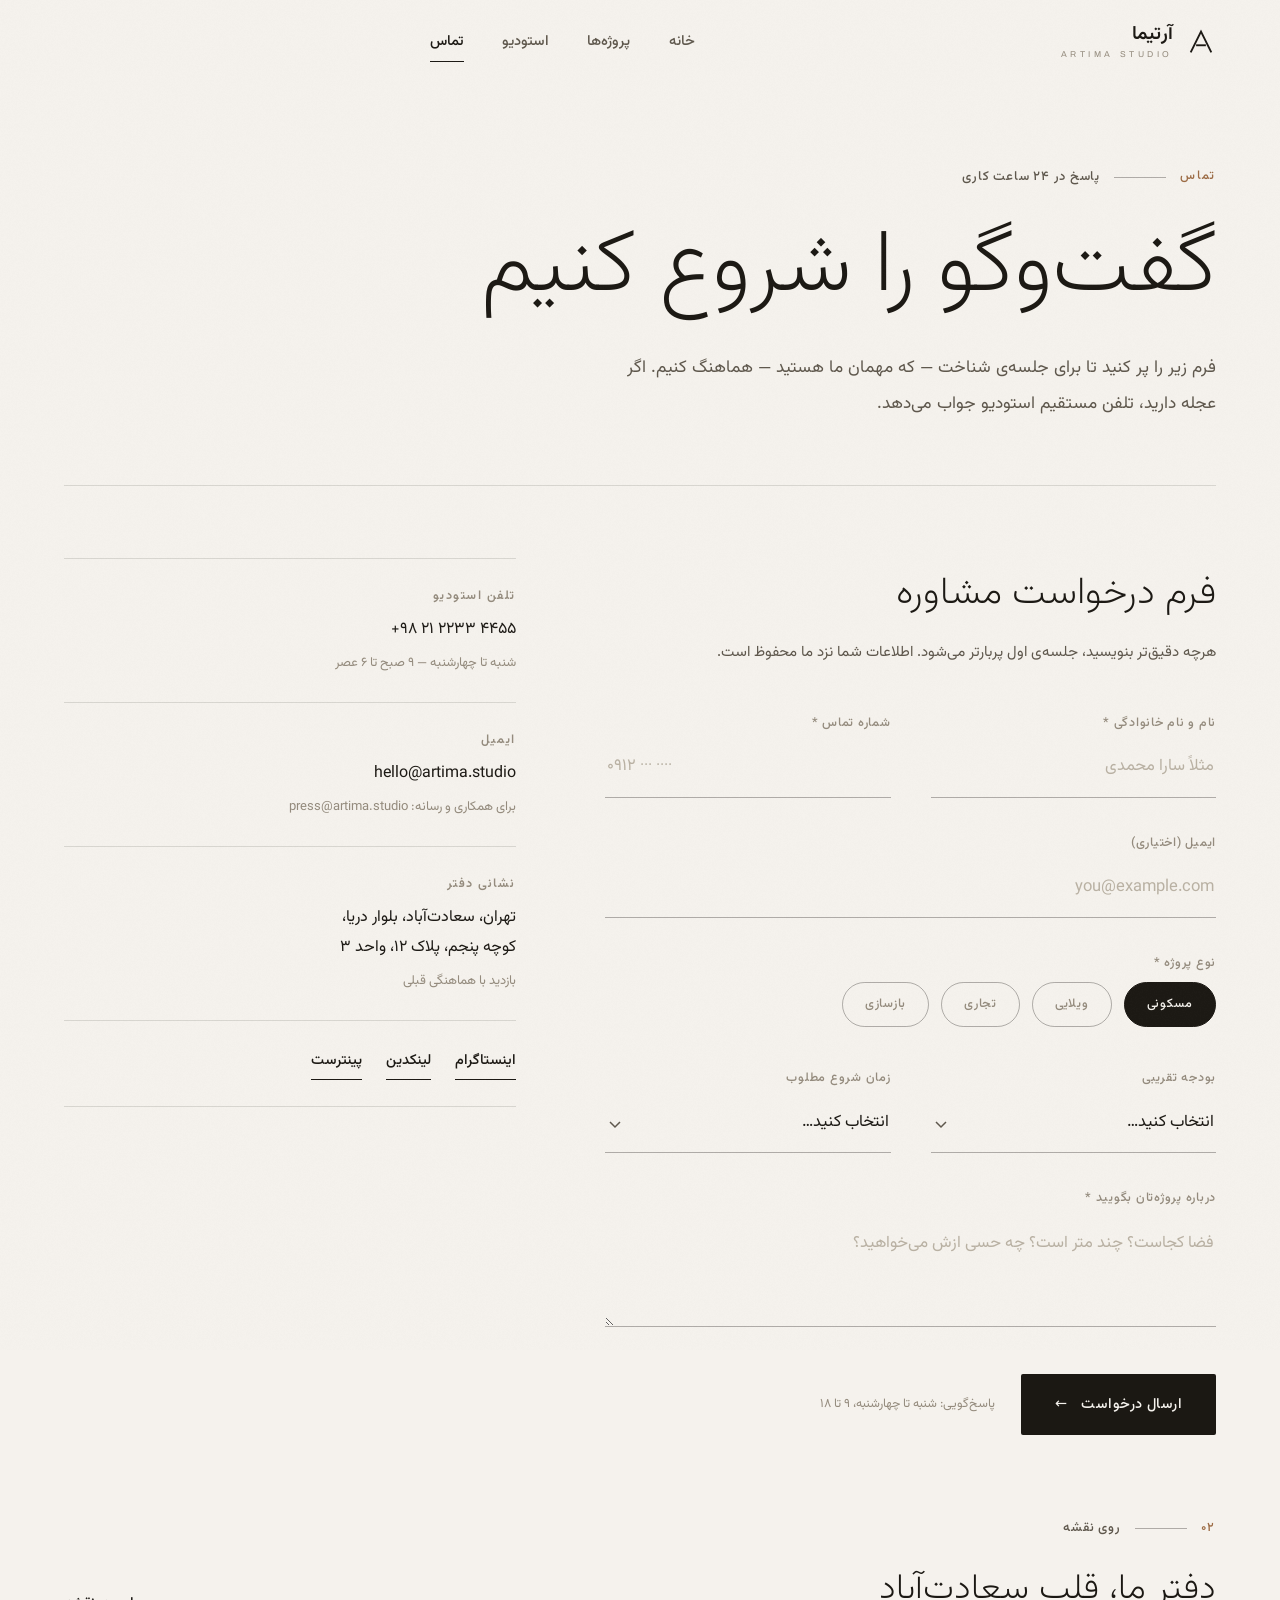
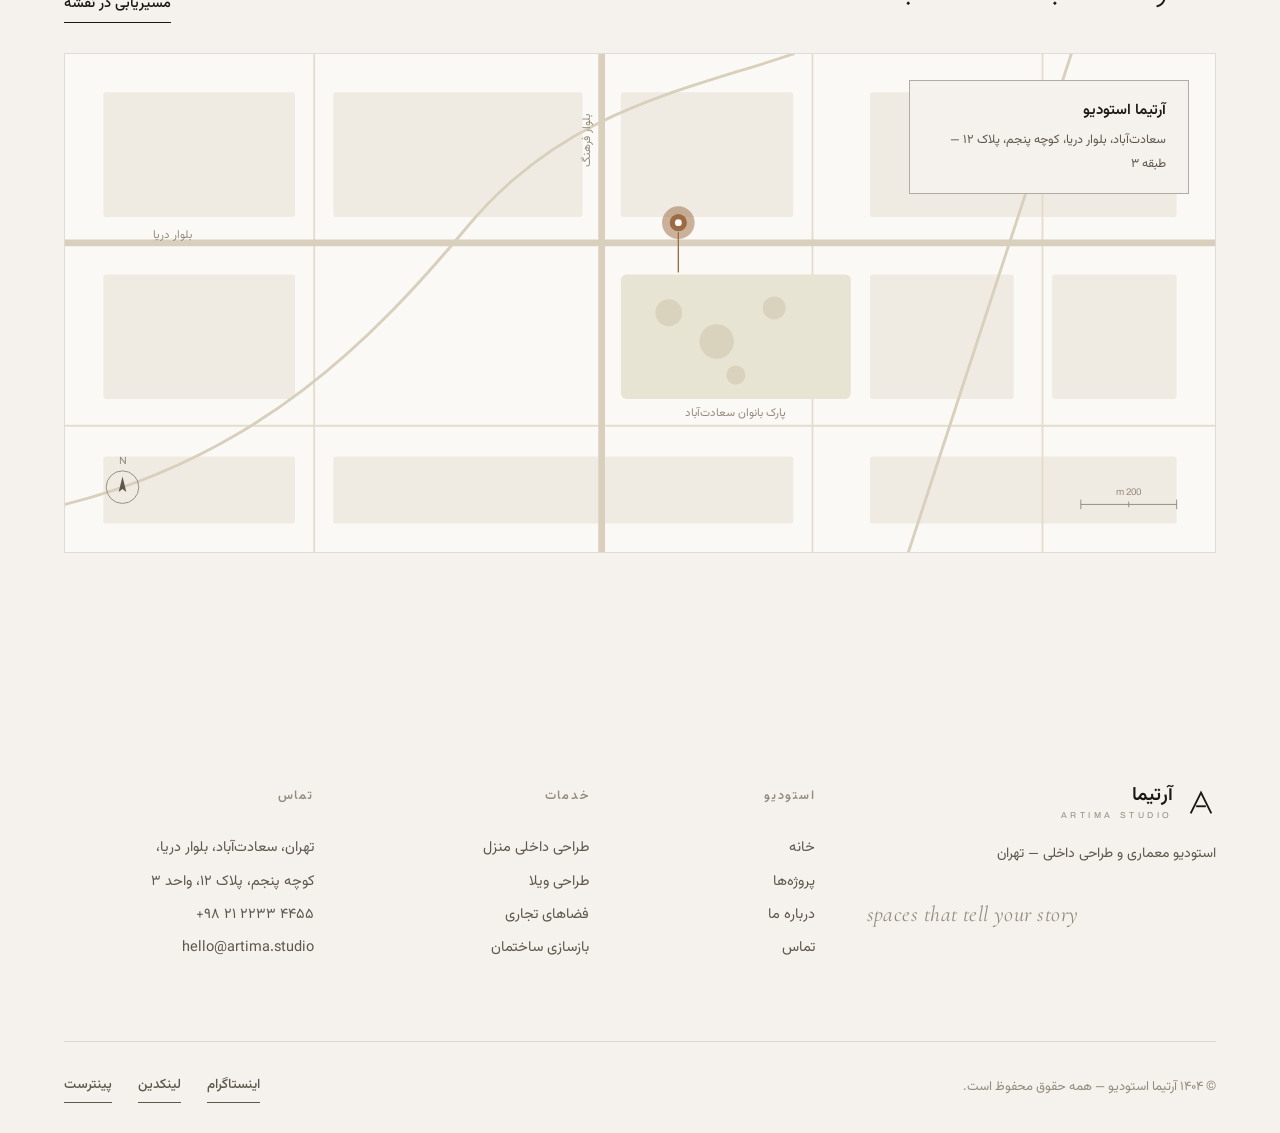
<file: contact.html>
<!DOCTYPE html>
<html lang="fa" dir="rtl">
<head>
<meta charset="UTF-8">
<meta name="viewport" content="width=device-width, initial-scale=1.0">
<title>تماس با ما — آرتیما استودیو</title>
<meta name="description" content="درخواست مشاوره برای طراحی داخلی، طراحی ویلا و فضاهای تجاری — آرتیما استودیو، تهران.">
<link rel="icon" href='data:image/svg+xml,<svg xmlns="http://www.w3.org/2000/svg" viewBox="0 0 32 32"><path d="M5 27 16 5l11 22" fill="none" stroke="%23181512" stroke-width="2.4"/><path d="M10.8 19.5h10.4" fill="none" stroke="%23181512" stroke-width="2.4"/></svg>'>
<link rel="preload" href="assets/fonts/Vazirmatn-Light.woff2" as="font" type="font/woff2" crossorigin>
<link rel="preload" href="assets/fonts/Vazirmatn-Regular.woff2" as="font" type="font/woff2" crossorigin>
<script>document.documentElement.classList.add('js')</script>
<link rel="stylesheet" href="assets/css/style.css">
</head>
<body class="page-contact">

<a class="skip-link" href="#main">پرش به محتوا</a>
<div class="grain" aria-hidden="true"></div>

<!-- ═══════════════ HEADER ═══════════════ -->
<header class="site-header is-scrolled" id="siteHeader">
  <div class="header-inner">
    <a href="index.html" class="brand" aria-label="آرتیما استودیو — صفحه اصلی">
      <svg class="brand-mark" viewBox="0 0 32 32" aria-hidden="true"><path d="M5 27 16 5l11 22" fill="none" stroke="currentColor" stroke-width="2"/><path d="M10.8 19.5h10.4" fill="none" stroke="currentColor" stroke-width="2"/></svg>
      <span class="brand-text">
        <span class="brand-fa">آرتیما</span>
        <span class="brand-en">ARTIMA&nbsp;STUDIO</span>
      </span>
    </a>
    <nav class="main-nav" aria-label="ناوبری اصلی">
      <a href="index.html" class="nav-link">خانه</a>
      <a href="projects.html" class="nav-link">پروژه‌ها</a>
      <a href="about.html" class="nav-link">استودیو</a>
      <a href="contact.html" class="nav-link is-active">تماس</a>
    </nav>
    <div class="header-actions">
      <a href="tel:+982122334455" class="link-underline">۰۲۱–۲۲۳۳۴۴۵۵</a>
      <button class="burger" id="burger" aria-label="باز کردن منو" aria-expanded="false" aria-controls="mobileMenu">
        <span></span><span></span>
      </button>
    </div>
  </div>
</header>

<!-- ═══════════════ MOBILE MENU ═══════════════ -->
<div class="mobile-menu" id="mobileMenu" aria-hidden="true">
  <div class="mm-bg"></div>
  <nav class="mm-nav" aria-label="منوی موبایل">
    <a href="index.html" class="mm-link"><span class="mm-num">۰۱</span>خانه</a>
    <a href="projects.html" class="mm-link"><span class="mm-num">۰۲</span>پروژه‌ها</a>
    <a href="about.html" class="mm-link"><span class="mm-num">۰۳</span>استودیو</a>
    <a href="contact.html" class="mm-link"><span class="mm-num">۰۴</span>تماس</a>
  </nav>
  <div class="mm-foot">
    <a href="tel:+982122334455" dir="ltr">+98 21 2233 4455</a>
    <a href="mailto:hello@artima.studio" dir="ltr">hello@artima.studio</a>
    <p>تهران، سعادت‌آباد، بلوار دریا</p>
  </div>
</div>

<main id="main">

<!-- ═══════════════ PAGE HERO ═══════════════ -->
<section class="page-hero">
  <div class="container">
    <p class="kicker" data-reveal><span class="k-num">تماس</span><span class="k-line" aria-hidden="true"></span>پاسخ در ۲۴ ساعت کاری</p>
    <h1 class="page-title" data-split>گفت‌وگو را شروع کنیم</h1>
    <p class="page-lead" data-reveal>فرم زیر را پر کنید تا برای جلسه‌ی شناخت — که مهمان ما هستید — هماهنگ کنیم. اگر عجله دارید، تلفن مستقیم استودیو جواب می‌دهد.</p>
    <div class="page-hero-rule" aria-hidden="true"></div>
  </div>
</section>

<!-- ═══════════════ CONTACT ═══════════════ -->
<section class="section" style="padding-top:clamp(56px,8vh,96px)">
  <div class="container">
    <div class="contact-grid">

      <!-- form -->
      <div class="form-block">
        <h2 data-split>فرم درخواست مشاوره</h2>
        <p data-reveal>هرچه دقیق‌تر بنویسید، جلسه‌ی اول پربارتر می‌شود. اطلاعات شما نزد ما محفوظ است.</p>

        <form id="consultForm" novalidate>
          <div class="field-row">
            <div class="field">
              <label for="fName">نام و نام خانوادگی *</label>
              <input id="fName" name="name" type="text" required autocomplete="name" placeholder="مثلاً سارا محمدی">
            </div>
            <div class="field">
              <label for="fPhone">شماره تماس *</label>
              <input id="fPhone" name="phone" type="tel" required autocomplete="tel" inputmode="tel" placeholder="۰۹۱۲ ··· ····">
            </div>
          </div>
          <div class="field">
            <label for="fEmail">ایمیل (اختیاری)</label>
            <input id="fEmail" name="email" type="email" autocomplete="email" placeholder="you@example.com" dir="ltr" style="text-align:right">
          </div>

          <div class="field">
            <label>نوع پروژه *</label>
            <div class="choice-set" role="radiogroup" aria-label="نوع پروژه">
              <label class="choice"><input type="radio" name="ptype" value="مسکونی" checked>مسکونی</label>
              <label class="choice"><input type="radio" name="ptype" value="ویلایی">ویلایی</label>
              <label class="choice"><input type="radio" name="ptype" value="تجاری">تجاری</label>
              <label class="choice"><input type="radio" name="ptype" value="بازسازی">بازسازی</label>
            </div>
          </div>

          <div class="field-row">
            <div class="field">
              <label for="fBudget">بودجه تقریبی</label>
              <select id="fBudget" name="budget">
                <option value="" selected>انتخاب کنید…</option>
                <option>تا ۵۰۰ میلیون تومان</option>
                <option>۵۰۰ میلیون تا ۱٫۵ میلیارد تومان</option>
                <option>۱٫۵ تا ۴ میلیارد تومان</option>
                <option>بیش از ۴ میلیارد تومان</option>
              </select>
            </div>
            <div class="field">
              <label for="fTime">زمان شروع مطلوب</label>
              <select id="fTime" name="time">
                <option value="" selected>انتخاب کنید…</option>
                <option>در اسرع وقت</option>
                <option>۱ تا ۳ ماه آینده</option>
                <option>۳ تا ۶ ماه آینده</option>
                <option>هنوز مطمئن نیستم</option>
              </select>
            </div>
          </div>

          <div class="field">
            <label for="fMsg">درباره پروژه‌تان بگویید *</label>
            <textarea id="fMsg" name="message" required placeholder="فضا کجاست؟ چند متر است؟ چه حسی ازش می‌خواهید؟"></textarea>
          </div>

          <div class="form-submit">
            <button type="submit" class="btn btn-solid"><span class="btn-label">ارسال درخواست</span><span class="btn-ico" aria-hidden="true">←</span></button>
            <span class="form-note">پاسخ‌گویی: شنبه تا چهارشنبه، ۹ تا ۱۸</span>
          </div>
        </form>

        <div class="form-success" id="formSuccess" role="status">
          <h3>درخواست شما ثبت شد ✓</h3>
          <p>ممنون که به ما اعتماد کردید. همکاران ما حداکثر تا ۲۴ ساعت کاری آینده برای هماهنگی جلسه‌ی شناخت با شما تماس می‌گیرند.</p>
        </div>
      </div>

      <!-- aside -->
      <aside class="contact-aside" data-reveal>
        <div class="c-item">
          <h3>تلفن استودیو</h3>
          <a href="tel:+982122334455" dir="ltr">+98 21 2233 4455</a>
          <span class="sub">شنبه تا چهارشنبه — ۹ صبح تا ۶ عصر</span>
        </div>
        <div class="c-item">
          <h3>ایمیل</h3>
          <a href="mailto:hello@artima.studio" dir="ltr">hello@artima.studio</a>
          <span class="sub">برای همکاری و رسانه: press@artima.studio</span>
        </div>
        <div class="c-item">
          <h3>نشانی دفتر</h3>
          <p>تهران، سعادت‌آباد، بلوار دریا،<br>کوچه پنجم، پلاک ۱۲، واحد ۳</p>
          <span class="sub">بازدید با هماهنگی قبلی</span>
        </div>
        <div class="c-social">
          <a href="#" class="link-underline">اینستاگرام</a>
          <a href="#" class="link-underline">لینکدین</a>
          <a href="#" class="link-underline">پینترست</a>
        </div>
      </aside>

    </div>

    <!-- ═══════════ MAP ═══════════ -->
    <div class="map-block">
      <div class="map-head" data-reveal>
        <div>
          <p class="kicker"><span class="k-num">۰۲</span><span class="k-line" aria-hidden="true"></span>روی نقشه</p>
          <h2>دفتر ما، قلب سعادت‌آباد</h2>
        </div>
        <a href="https://www.google.com/maps?q=35.7796,51.3770" target="_blank" rel="noopener" class="link-underline">مسیریابی در نقشه</a>
      </div>
      <div class="map-frame" data-reveal>
        <svg viewBox="0 0 1200 520" role="img" aria-label="نقشه موقعیت دفتر آرتیما استودیو در سعادت‌آباد">
          <rect width="1200" height="520" fill="#FBF9F6"/>
          <!-- blocks -->
          <g fill="#F0EBE2">
            <rect x="40" y="40" width="200" height="130" rx="3"/>
            <rect x="280" y="40" width="260" height="130" rx="3"/>
            <rect x="580" y="40" width="180" height="130" rx="3"/>
            <rect x="840" y="40" width="320" height="130" rx="3"/>
            <rect x="40" y="230" width="200" height="130" rx="3"/>
            <rect x="840" y="230" width="150" height="130" rx="3"/>
            <rect x="1030" y="230" width="130" height="130" rx="3"/>
            <rect x="40" y="420" width="200" height="70" rx="3"/>
            <rect x="280" y="420" width="480" height="70" rx="3"/>
            <rect x="840" y="420" width="320" height="70" rx="3"/>
          </g>
          <!-- secondary streets -->
          <g stroke="#E4DDCE" stroke-width="2">
            <line x1="0" y1="197" x2="1200" y2="197"/>
            <line x1="0" y1="388" x2="1200" y2="388"/>
            <line x1="260" y1="0" x2="260" y2="520"/>
            <line x1="560" y1="0" x2="560" y2="520"/>
            <line x1="780" y1="0" x2="780" y2="520"/>
            <line x1="1020" y1="0" x2="1020" y2="520"/>
          </g>
          <!-- main avenues -->
          <g stroke="#D8CFBC" stroke-width="7" stroke-linecap="round">
            <line x1="0" y1="197" x2="1200" y2="197"/>
            <line x1="560" y1="0" x2="560" y2="520"/>
          </g>
          <g stroke="#D8CFBC" stroke-width="3" stroke-linecap="round">
            <path d="M0 470 C 200 420, 320 300, 420 180 S 640 40, 760 0" fill="none"/>
            <line x1="880" y1="520" x2="1050" y2="0"/>
          </g>
          <!-- park -->
          <rect x="580" y="230" width="240" height="130" rx="6" fill="#E8E4D4"/>
          <g fill="#D9D2BC">
            <circle cx="630" cy="270" r="14"/><circle cx="680" cy="300" r="18"/>
            <circle cx="740" cy="265" r="12"/><circle cx="700" cy="335" r="10"/>
          </g>
          <text x="700" y="378" text-anchor="middle" font-size="12" fill="#948B7D" font-family="Vazirmatn">پارک بانوان سعادت‌آباد</text>
          <!-- street labels -->
          <text x="112" y="192" font-size="12" fill="#948B7D" font-family="Vazirmatn" text-anchor="middle">بلوار دریا</text>
          <text x="548" y="90" font-size="12" fill="#948B7D" font-family="Vazirmatn" text-anchor="middle" transform="rotate(-90 548 90)">بلوار فرهنگ</text>
          <!-- pin -->
          <g id="mapPin" transform="translate(640 176)">
            <circle class="map-pin-pulse" r="17" fill="#9C6B44" opacity=".5"/>
            <circle r="9" fill="#9C6B44"/>
            <circle r="3.6" fill="#FBF9F6"/>
            <line x1="0" y1="10" x2="0" y2="52" stroke="#9C6B44" stroke-width="1.4"/>
          </g>
          <!-- compass + scale -->
          <g transform="translate(60 452)" stroke="#948B7D" fill="none">
            <circle r="17"/>
            <path d="M0 -11 L4 5 L0 2 L-4 5 Z" fill="#5E574C" stroke="none"/>
            <text y="-24" text-anchor="middle" font-size="11" fill="#948B7D" stroke="none" font-family="Archivo">N</text>
          </g>
          <g transform="translate(1060 470)" stroke="#948B7D">
            <line x1="0" y1="0" x2="100" y2="0"/>
            <line x1="0" y1="-5" x2="0" y2="5"/>
            <line x1="50" y1="-3" x2="50" y2="3"/>
            <line x1="100" y1="-5" x2="100" y2="5"/>
            <text x="50" y="-10" text-anchor="middle" font-size="10" fill="#948B7D" stroke="none" font-family="Archivo">200 m</text>
          </g>
        </svg>
        <div class="map-badge">
          <b>آرتیما استودیو</b>
          <p>سعادت‌آباد، بلوار دریا، کوچه پنجم، پلاک ۱۲ — طبقه ۳</p>
        </div>
      </div>
    </div>
  </div>
</section>

</main>

<!-- ═══════════════ FOOTER ═══════════════ -->
<footer class="site-footer">
  <div class="container">
    <div class="footer-top">
      <div class="footer-brand">
        <a href="index.html" class="brand" aria-label="آرتیما استودیو">
          <svg class="brand-mark" viewBox="0 0 32 32" aria-hidden="true"><path d="M5 27 16 5l11 22" fill="none" stroke="currentColor" stroke-width="2"/><path d="M10.8 19.5h10.4" fill="none" stroke="currentColor" stroke-width="2"/></svg>
          <span class="brand-text"><span class="brand-fa">آرتیما</span><span class="brand-en">ARTIMA&nbsp;STUDIO</span></span>
        </a>
        <p class="footer-tag">استودیو معماری و طراحی داخلی — تهران</p>
        <p class="footer-serif" lang="en" dir="ltr">spaces that tell your story</p>
      </div>
      <nav class="footer-col" aria-label="ناوبری فوتر">
        <h4>استودیو</h4>
        <a href="index.html">خانه</a>
        <a href="projects.html">پروژه‌ها</a>
        <a href="about.html">درباره ما</a>
        <a href="contact.html">تماس</a>
      </nav>
      <nav class="footer-col" aria-label="خدمات">
        <h4>خدمات</h4>
        <a href="contact.html">طراحی داخلی منزل</a>
        <a href="contact.html">طراحی ویلا</a>
        <a href="contact.html">فضاهای تجاری</a>
        <a href="contact.html">بازسازی ساختمان</a>
      </nav>
      <div class="footer-col">
        <h4>تماس</h4>
        <p>تهران، سعادت‌آباد، بلوار دریا،<br>کوچه پنجم، پلاک ۱۲، واحد ۳</p>
        <a href="tel:+982122334455" dir="ltr">+98 21 2233 4455</a>
        <a href="mailto:hello@artima.studio" dir="ltr">hello@artima.studio</a>
      </div>
    </div>
    <div class="footer-bottom">
      <p>© ۱۴۰۴ آرتیما استودیو — همه حقوق محفوظ است.</p>
      <div class="footer-social">
        <a href="#" class="link-underline">اینستاگرام</a>
        <a href="#" class="link-underline">لینکدین</a>
        <a href="#" class="link-underline">پینترست</a>
      </div>
    </div>
  </div>
</footer>

<script src="assets/js/main.js"></script>
</body>
</html>
</file>
<file: assets/css/style.css>
/* ═══════════════════════════════════════════════════════════
   ARTIMA STUDIO — آرتیما استودیو
   Editorial, warm-minimal design system
   ═══════════════════════════════════════════════════════════ */

/* ─── Fonts ─── */
@font-face{font-family:'Vazirmatn';src:url('../fonts/Vazirmatn-Thin.woff2') format('woff2');font-weight:100;font-style:normal;font-display:swap}
@font-face{font-family:'Vazirmatn';src:url('../fonts/Vazirmatn-ExtraLight.woff2') format('woff2');font-weight:200;font-style:normal;font-display:swap}
@font-face{font-family:'Vazirmatn';src:url('../fonts/Vazirmatn-Light.woff2') format('woff2');font-weight:300;font-style:normal;font-display:swap}
@font-face{font-family:'Vazirmatn';src:url('../fonts/Vazirmatn-Regular.woff2') format('woff2');font-weight:400;font-style:normal;font-display:swap}
@font-face{font-family:'Vazirmatn';src:url('../fonts/Vazirmatn-Medium.woff2') format('woff2');font-weight:500;font-style:normal;font-display:swap}
@font-face{font-family:'Vazirmatn';src:url('../fonts/Vazirmatn-SemiBold.woff2') format('woff2');font-weight:600;font-style:normal;font-display:swap}
@font-face{font-family:'Vazirmatn';src:url('../fonts/Vazirmatn-Bold.woff2') format('woff2');font-weight:700;font-style:normal;font-display:swap}
@font-face{font-family:'Archivo';src:url('../fonts/Archivo-var.ttf') format('truetype');font-weight:100 900;font-stretch:62% 125%;font-style:normal;font-display:swap}
@font-face{font-family:'Cormorant Garamond';src:url('../fonts/CormorantGaramond-Italic-var.ttf') format('truetype');font-weight:300 700;font-style:italic;font-display:swap}

/* ─── Tokens ─── */
:root{
  --paper:#F5F2ED;
  --paper-2:#EEE9E1;
  --card:#FBF9F6;
  --ink:#1B1813;
  --ink-2:#5E574C;
  --ink-3:#948B7D;
  --line:rgba(27,24,19,.13);
  --line-2:rgba(27,24,19,.32);
  --clay:#9C6B44;
  --ease:cubic-bezier(.22,1,.36,1);
  --ease-io:cubic-bezier(.65,0,.35,1);
  --font-fa:'Vazirmatn',system-ui,sans-serif;
  --font-en:'Archivo',sans-serif;
  --font-serif:'Cormorant Garamond',serif;
  --pad:clamp(20px,5vw,72px);
  --header-h:84px;
}

/* ─── Reset / base ─── */
*,*::before,*::after{box-sizing:border-box;margin:0;padding:0}
html{scroll-behavior:smooth;-webkit-text-size-adjust:100%}
body{
  font-family:var(--font-fa);
  font-weight:400;
  background:var(--paper);
  color:var(--ink);
  line-height:1.9;
  font-size:16px;
  overflow-x:hidden;
  font-feature-settings:"ss01";
}
body.is-locked{overflow:hidden}
img{display:block;max-width:100%;height:auto}
a{color:inherit;text-decoration:none}
button{font:inherit;color:inherit;background:none;border:0;cursor:pointer}
ul,ol{list-style:none}
::selection{background:var(--ink);color:var(--paper)}
:focus-visible{outline:2px solid var(--clay);outline-offset:3px}

/* subtle analog grain */
.grain{
  position:fixed;inset:-50%;width:200%;height:200%;
  pointer-events:none;z-index:2000;opacity:.5;
  background-image:url("data:image/svg+xml,%3Csvg xmlns='http://www.w3.org/2000/svg' width='300' height='300'%3E%3Cfilter id='n'%3E%3CfeTurbulence type='fractalNoise' baseFrequency='0.72' numOctaves='2' stitchTiles='stitch'/%3E%3CfeColorMatrix type='saturate' values='0'/%3E%3C/filter%3E%3Crect width='100%25' height='100%25' filter='url(%23n)' opacity='0.05'/%3E%3C/svg%3E");
  animation:grain 9s steps(6) infinite;
}
@keyframes grain{
  0%,100%{transform:translate(0,0)}20%{transform:translate(-3%,2%)}
  40%{transform:translate(2%,-3%)}60%{transform:translate(-2%,-2%)}80%{transform:translate(3%,3%)}
}

.skip-link{
  position:fixed;top:-60px;right:16px;z-index:3000;
  background:var(--ink);color:var(--paper);padding:10px 20px;
  font-size:14px;transition:top .3s var(--ease);
}
.skip-link:focus{top:12px}

.container{width:100%;max-width:1520px;margin-inline:auto;padding-inline:var(--pad)}
.section{padding-block:clamp(90px,13vh,170px)}

/* ─── Type helpers ─── */
.kicker{
  display:flex;align-items:center;gap:14px;
  font-size:13px;font-weight:500;letter-spacing:.06em;color:var(--ink-2);
}
.kicker .k-num{
  font-size:12.5px;letter-spacing:.14em;
  color:var(--clay);
}
.kicker .k-line{width:52px;height:1px;background:var(--line-2)}

.sec-head{margin-bottom:clamp(48px,7vw,88px)}
.sec-head.split{
  display:flex;align-items:flex-end;justify-content:space-between;
  gap:48px;flex-wrap:wrap;
}
.sec-title{
  font-weight:200;font-size:clamp(34px,4.6vw,64px);
  line-height:1.28;margin-top:18px;letter-spacing:-.01em;
}
.sec-note{max-width:400px;color:var(--ink-2);font-size:15.5px;line-height:2}

/* word-split reveal */
.js [data-split] .w{display:inline-block;overflow:hidden;vertical-align:bottom}
.js [data-split] .wi{display:inline-block;transform:translateY(110%);transition:transform .9s var(--ease)}
.js [data-split].is-in .wi{transform:translateY(0)}

/* generic reveal (فقط وقتی JS فعال است) */
.js [data-reveal]{opacity:0;transform:translateY(34px);transition:opacity 1s var(--ease),transform 1s var(--ease)}
.js [data-reveal].is-in{opacity:1;transform:none}
.js [data-reveal="img"]{opacity:1;transform:none}
.js [data-reveal="img"] .img-frame,
.js [data-reveal="img"] .proj-media{clip-path:inset(12% 6% 12% 6%);transition:clip-path 1.3s var(--ease)}
.js [data-reveal="img"].is-in .img-frame,
.js [data-reveal="img"].is-in .proj-media{clip-path:inset(0 0 0 0)}

/* parallax frame */
.img-frame{position:relative;overflow:hidden}
.img-frame img{width:100%;height:100%;object-fit:cover}
.intro-figure .img-frame img{height:114%;top:-7%;position:relative}

/* ─── Buttons & links ─── */
.btn{
  position:relative;display:inline-flex;align-items:center;gap:14px;
  padding:17px 34px;font-size:14.5px;font-weight:500;letter-spacing:.03em;
  border-radius:2px;overflow:hidden;isolation:isolate;
  transition:color .45s var(--ease);
}
.btn::after{
  content:'';position:absolute;inset:0;z-index:-1;
  transform:scaleX(0);transform-origin:left;
  transition:transform .55s var(--ease);
}
.btn .btn-ico{transition:transform .45s var(--ease)}
.btn:hover .btn-ico{transform:translateX(-6px)}
.btn-solid{background:var(--ink);color:var(--paper)}
.btn-solid::after{background:var(--clay)}
.btn-solid:hover::after{transform:scaleX(1);transform-origin:right}
.btn-outline{border:1px solid var(--line-2);color:var(--ink)}
.btn-outline::after{background:var(--ink)}
.btn-outline:hover{color:var(--paper);border-color:var(--ink)}
.btn-outline:hover::after{transform:scaleX(1);transform-origin:right}
.btn-sm{padding:11px 22px;font-size:13.5px}
.btn:disabled{opacity:.55;pointer-events:none}
.btn:disabled{opacity:.55;pointer-events:none}

.link-underline{
  position:relative;font-size:14.5px;font-weight:500;padding-bottom:5px;
}
.link-underline::after{
  content:'';position:absolute;bottom:0;right:0;width:100%;height:1px;
  background:currentColor;transform-origin:right;
  transition:transform .5s var(--ease);
}
.link-underline:hover::after{transform:scaleX(.35)}
.header-actions .link-underline{display:none}

/* ═══════════════ LOADER ═══════════════ */
.loader{
  position:fixed;inset:0;z-index:4000;background:var(--paper);
  display:flex;align-items:center;justify-content:center;
  transition:transform 1s var(--ease-io) .1s;
}
.loader.is-done{transform:translateY(-101%);pointer-events:none}
.loader-inner{text-align:center}
.loader-mark{width:44px;height:44px;color:var(--ink);margin-inline:auto;animation:markIn 1.4s var(--ease) both}
@keyframes markIn{from{opacity:0;transform:translateY(14px) scale(.92)}to{opacity:1;transform:none}}
.loader-word{margin-top:16px;font-weight:300;font-size:21px;letter-spacing:.02em;animation:markIn 1.4s var(--ease) .12s both}
.loader-word span{color:var(--ink-3)}
.loader-count{
  position:absolute;bottom:34px;left:44px;
  font-family:var(--font-en);font-size:13px;letter-spacing:.3em;color:var(--ink-3);
}
.no-js .loader,.reduced .loader{display:none}

/* ═══════════════ HEADER ═══════════════ */
.site-header{
  position:fixed;inset-inline:0;top:0;z-index:1000;
  transition:transform .55s var(--ease),background .45s ease,box-shadow .45s ease;
}
.site-header.is-hidden{transform:translateY(-104%)}
.site-header.is-scrolled{
  background:rgba(245,242,237,.82);
  -webkit-backdrop-filter:blur(14px);backdrop-filter:blur(14px);
  box-shadow:0 1px 0 var(--line);
}
.header-inner{
  max-width:1520px;margin-inline:auto;padding:0 var(--pad);
  height:var(--header-h);
  display:flex;align-items:center;justify-content:space-between;gap:32px;
  transition:height .45s var(--ease);
}
.site-header.is-scrolled .header-inner{height:68px}

.brand{display:flex;align-items:center;gap:13px}
.brand-mark{width:30px;height:30px;color:var(--ink);flex:none;transition:transform .6s var(--ease)}
.brand:hover .brand-mark{transform:rotate(-8deg)}
.brand-text{display:flex;flex-direction:column;line-height:1.2}
.brand-fa{font-weight:600;font-size:19px;letter-spacing:.01em}
.brand-en{font-family:var(--font-en);font-size:8.5px;letter-spacing:.42em;color:var(--ink-3);margin-top:3px}

.main-nav{display:flex;gap:clamp(22px,3vw,44px)}
.nav-link{
  position:relative;font-size:14.5px;font-weight:500;color:var(--ink-2);
  padding-block:6px;transition:color .35s ease;
}
.nav-link::after{
  content:'';position:absolute;bottom:0;right:0;width:100%;height:1px;
  background:var(--ink);transform:scaleX(0);transform-origin:left;
  transition:transform .45s var(--ease);
}
.nav-link:hover,.nav-link.is-active{color:var(--ink)}
.nav-link:hover::after,.nav-link.is-active::after{transform:scaleX(1);transform-origin:right}

.header-actions{display:flex;align-items:center;gap:18px}

.burger{
  display:none;position:relative;width:42px;height:42px;z-index:1200;
  flex-direction:column;align-items:center;justify-content:center;gap:7px;
}
.burger span{
  display:block;width:24px;height:1.6px;background:var(--ink);
  transition:transform .45s var(--ease),width .3s ease;
}
.burger:hover span:nth-child(2){width:16px}
.burger.is-open span:nth-child(1){transform:translateY(4.3px) rotate(45deg)}
.burger.is-open span:nth-child(2){transform:translateY(-4.3px) rotate(-45deg)}

/* ═══════════════ MOBILE MENU ═══════════════ */
.mobile-menu{position:fixed;inset:0;z-index:950;visibility:hidden;pointer-events:none}
.mobile-menu.is-open{visibility:visible;pointer-events:auto}
.mm-bg{
  position:absolute;inset:0;background:var(--paper);
  clip-path:circle(0% at 44px 42px);
  transition:clip-path .75s var(--ease-io);
}
.mobile-menu.is-open .mm-bg{clip-path:circle(150% at 44px 42px)}
.mm-nav{
  position:relative;height:100%;padding:calc(var(--header-h) + 4vh) var(--pad) 40px;
  display:flex;flex-direction:column;justify-content:center;gap:6px;
}
.mm-link{
  display:flex;align-items:baseline;gap:18px;
  font-size:clamp(34px,9vw,52px);font-weight:200;line-height:1.6;
  opacity:0;transform:translateY(28px);
  transition:opacity .6s var(--ease),transform .6s var(--ease);
}
.mobile-menu.is-open .mm-link{opacity:1;transform:none}
.mobile-menu.is-open .mm-link:nth-child(1){transition-delay:.22s}
.mobile-menu.is-open .mm-link:nth-child(2){transition-delay:.3s}
.mobile-menu.is-open .mm-link:nth-child(3){transition-delay:.38s}
.mobile-menu.is-open .mm-link:nth-child(4){transition-delay:.46s}
.mm-num{font-size:12px;letter-spacing:.3em;color:var(--clay)}
.mm-link:hover{color:var(--clay)}
.mm-foot{
  position:absolute;bottom:40px;right:var(--pad);left:var(--pad);
  display:flex;flex-wrap:wrap;gap:8px 34px;
  font-size:13.5px;color:var(--ink-2);
  opacity:0;transition:opacity .6s ease .55s;
}
.mobile-menu.is-open .mm-foot{opacity:1}

/* ═══════════════ HERO ═══════════════ */
.hero{position:relative;min-height:100vh;min-height:100svh;display:flex;flex-direction:column;justify-content:flex-end}
.hero-media{position:absolute;inset:0;overflow:hidden}
.hero-media img{
  width:100%;height:100%;object-fit:cover;
  animation:heroZoom 2.6s var(--ease) both;
}
@keyframes heroZoom{from{transform:scale(1.12)}to{transform:scale(1)}}
.hero-shade{
  position:absolute;inset:0;
  background:linear-gradient(to top,rgba(20,16,11,.62) 0%,rgba(20,16,11,.24) 42%,rgba(20,16,11,.12) 100%);
}
.hero-content{
  position:relative;z-index:2;color:#F4F0E9;
  padding-bottom:clamp(40px,7vh,84px);
  max-width:1520px;
}
.hero-kicker{
  display:flex;align-items:center;gap:16px;
  font-size:13.5px;font-weight:500;letter-spacing:.08em;
  opacity:0;animation:fadeUp 1s var(--ease) 1s both;
}
.hk-line{width:56px;height:1px;background:rgba(244,240,233,.6)}
.hero-title{
  margin-top:26px;
  font-weight:200;
  font-size:clamp(40px,7.2vw,104px);
  line-height:1.32;letter-spacing:-.01em;
  text-wrap:balance;
}
.hero-title em{font-style:normal;color:#E4C9A8}
.ht-line{display:block;overflow:hidden;padding-bottom:.08em;margin-bottom:-.08em}
.ht-line>span{display:block;transform:translateY(112%);animation:lineUp 1.25s var(--ease) both}
.ht-line:nth-child(1)>span{animation-delay:1.05s}
.ht-line:nth-child(2)>span{animation-delay:1.18s}
.ht-line:nth-child(3)>span{animation-delay:1.31s}
@keyframes lineUp{to{transform:translateY(0)}}
@keyframes fadeUp{from{opacity:0;transform:translateY(22px)}to{opacity:1;transform:none}}

.hero-cta{
  margin-top:44px;display:flex;align-items:center;gap:34px;flex-wrap:wrap;
  opacity:0;animation:fadeUp 1s var(--ease) 1.7s both;
}
.hero-cta .btn-solid{background:#F4F0E9;color:var(--ink)}
.hero-cta .btn-solid::after{background:var(--clay)}
.hero-cta .link-underline{color:#F4F0E9}

.hero-foot{
  position:relative;z-index:2;color:rgba(244,240,233,.85);
  display:flex;justify-content:space-between;align-items:center;
  padding-bottom:30px;font-size:12.5px;letter-spacing:.06em;
  opacity:0;animation:fadeUp 1s var(--ease) 1.9s both;
}
.hf-scroll{display:flex;align-items:center;gap:12px}
.hf-line{
  width:1px;height:44px;background:rgba(244,240,233,.5);position:relative;overflow:hidden;
}
.hf-line::after{
  content:'';position:absolute;inset-inline:0;top:-100%;height:100%;background:#F4F0E9;
  animation:scrollHint 2.2s var(--ease-io) infinite;
}
@keyframes scrollHint{0%{top:-100%}55%{top:0}100%{top:100%}}
.hf-coords{font-family:var(--font-en);font-size:11px;letter-spacing:.22em}

/* ═══════════════ INTRO ═══════════════ */
.intro-grid{
  display:grid;grid-template-columns:1.15fr .85fr;
  gap:clamp(48px,7vw,120px);align-items:start;
}
.intro-statement{
  font-weight:200;font-size:clamp(27px,3.1vw,44px);
  line-height:1.72;letter-spacing:-.005em;
}
.intro-sub{
  margin-top:34px;max-width:560px;color:var(--ink-2);font-size:16.5px;line-height:2.1;
}
.intro-actions{margin-top:30px}
.stats{
  margin-top:clamp(44px,5vw,72px);
  display:flex;flex-wrap:wrap;gap:20px clamp(40px,5vw,84px);
  padding-top:36px;border-top:1px solid var(--line);
}
.stat-num{
  display:block;font-weight:200;font-size:clamp(38px,3.6vw,56px);
  line-height:1.2;color:var(--ink);
}
.stat-num .suffix{color:var(--clay)}
.stat-label{display:block;margin-top:2px;font-size:13.5px;color:var(--ink-3);letter-spacing:.03em}

.intro-figure{position:relative}
.intro-figure .img-frame{aspect-ratio:4/5;background:var(--paper-2)}
.intro-figure figcaption{
  margin-top:14px;font-size:12.5px;color:var(--ink-3);letter-spacing:.04em;
  display:flex;align-items:center;gap:10px;
}
.intro-figure figcaption::before{content:'';width:22px;height:1px;background:var(--line-2)}

/* ═══════════════ SERVICES ═══════════════ */
.services{background:var(--paper-2);border-block:1px solid var(--line)}
.svc-list{border-top:1px solid var(--line-2)}
.svc-row{
  position:relative;display:grid;
  grid-template-columns:70px 1fr 220px 60px;
  align-items:center;gap:clamp(18px,3vw,44px);
  padding:clamp(28px,3.4vw,44px) clamp(8px,1.4vw,20px);
  border-bottom:1px solid var(--line-2);
  transition:background .5s ease,padding .5s var(--ease);
}
.svc-row:hover{background:var(--card);padding-inline-start:clamp(20px,2.6vw,40px)}
.svc-num{
  font-size:13px;letter-spacing:.16em;color:var(--ink-3);
  transition:color .4s ease;
}
.svc-row:hover .svc-num{color:var(--clay)}
.svc-main{display:flex;flex-direction:column;gap:8px}
.svc-title{
  font-weight:400;font-size:clamp(23px,2.5vw,34px);line-height:1.5;
  transition:transform .5s var(--ease),color .4s ease;
}
.svc-desc{font-size:14.5px;color:var(--ink-2);line-height:1.95;max-width:560px}
.svc-tags{font-size:12.5px;color:var(--ink-3);letter-spacing:.05em;text-align:left}
.svc-arrow{
  font-size:22px;color:var(--ink-3);justify-self:end;
  opacity:0;transform:translateX(12px);
  transition:opacity .4s ease,transform .5s var(--ease);
}
.svc-row:hover .svc-arrow{opacity:1;transform:none;color:var(--ink)}
.svc-preview{
  position:fixed;top:0;left:0;z-index:900;width:min(330px,26vw);
  aspect-ratio:4/3;pointer-events:none;overflow:hidden;
  opacity:0;transform:scale(.9) rotate(-2.5deg);
  transition:opacity .4s ease,transform .55s var(--ease);
  box-shadow:0 30px 80px -20px rgba(27,24,19,.35);
}
.svc-preview img{width:100%;height:100%;object-fit:cover}
.svc-preview.is-on{opacity:1;transform:scale(1) rotate(-2.5deg)}

/* ═══════════════ FEATURED PROJECTS ═══════════════ */
.proj-grid{
  display:grid;grid-template-columns:repeat(12,1fr);
  gap:clamp(28px,3.4vw,56px) clamp(20px,2.6vw,40px);
}
.proj-card{grid-column:span 6;display:block}
.proj-card:nth-child(4n+2),
.proj-card:nth-child(4n+3){grid-column:span 5}
.proj-card:nth-child(4n+1),
.proj-card:nth-child(4n+4){grid-column:span 7}
@media (min-width:921px){
  .proj-card:nth-child(even){margin-top:clamp(48px,6vw,110px)}
  .proj-archive .proj-card:nth-child(even){margin-top:clamp(48px,6vw,110px)}
}
.proj-media{
  overflow:hidden;background:var(--paper-2);
  aspect-ratio:4/3;
}
.proj-card.tall .proj-media{aspect-ratio:4/4.6}
.proj-media img{
  width:100%;height:100%;object-fit:cover;
  transition:transform 1.2s var(--ease),filter 1.2s ease;
}
.proj-card:hover .proj-media img{transform:scale(1.055)}
.proj-meta{
  display:flex;justify-content:space-between;align-items:flex-start;gap:20px;
  padding-top:18px;border-top:1px solid var(--line);margin-top:18px;
}
.proj-titles h3{
  font-weight:500;font-size:clamp(19px,1.7vw,24px);line-height:1.6;
  transition:color .35s ease;
}
.proj-card:hover .proj-titles h3{color:var(--clay)}
.proj-titles p{font-size:13.5px;color:var(--ink-3);margin-top:2px}
.proj-info{display:flex;align-items:center;gap:14px}
.chip{
  font-size:11.5px;letter-spacing:.06em;color:var(--ink-2);
  border:1px solid var(--line-2);border-radius:100px;padding:4px 13px;
}
.proj-year{font-size:12.5px;letter-spacing:.14em;color:var(--ink-3)}

/* ═══════════════ PROCESS ═══════════════ */
.process{background:var(--paper-2);border-block:1px solid var(--line)}
.steps{
  display:grid;grid-template-columns:repeat(5,1fr);
  gap:clamp(26px,2.6vw,40px);counter-reset:step;
  position:relative;
}
.step{
  position:relative;padding-top:34px;
}
.step::before{
  content:'';position:absolute;top:0;inset-inline:0;height:1px;background:var(--line-2);
}
.step-num{
  display:block;font-weight:200;font-size:clamp(30px,2.8vw,44px);
  color:var(--clay);line-height:1.3;
}
.step h3{font-weight:500;font-size:17.5px;margin-top:14px}
.step p{margin-top:10px;font-size:13.8px;color:var(--ink-2);line-height:2}
.step-dur{
  display:inline-block;margin-top:16px;
  font-size:11px;letter-spacing:.1em;color:var(--ink-3);
  border:1px solid var(--line);border-radius:100px;padding:4px 12px;
}
.steps-line{
  margin-top:clamp(56px,7vw,90px);height:1px;background:var(--line);position:relative;overflow:hidden;
}
.steps-line span{
  position:absolute;inset:0;background:var(--clay);
  transform:scaleX(0);transform-origin:right;
  transition:transform 2.2s var(--ease-io);
}
.steps-line.is-in span{transform:scaleX(1)}

/* ═══════════════ TEAM ═══════════════ */
.team-grid{
  display:grid;grid-template-columns:repeat(3,1fr);
  gap:clamp(28px,3.4vw,56px);
}
.member{group:1}
.member-photo{
  position:relative;overflow:hidden;aspect-ratio:4/5;background:var(--paper-2);
}
.member-photo img{
  width:100%;height:100%;object-fit:cover;
  filter:grayscale(1) contrast(1.04);
  transition:filter .8s ease,transform 1.2s var(--ease);
}
.member:hover .member-photo img{filter:grayscale(.15) contrast(1);transform:scale(1.04)}
.member-photo .ph-fallback{
  width:100%;height:100%;display:flex;align-items:center;justify-content:center;
  background:linear-gradient(160deg,var(--paper-2),#E4DDCF);
  font-weight:200;font-size:clamp(64px,6vw,110px);color:var(--ink-3);
}
.member figcaption{
  display:flex;flex-direction:column;gap:2px;
  margin-top:18px;padding-top:16px;border-top:1px solid var(--line);
}
.member-name{font-weight:500;font-size:17.5px}
.member-role{font-size:13px;color:var(--ink-3)}

/* ═══════════════ TESTIMONIALS ═══════════════ */
.testimonials{border-top:1px solid var(--line)}
.tsl{max-width:980px;margin-inline:auto;text-align:center}
.tsl-track{display:grid}
.tsl-slide{
  grid-area:1/1;opacity:0;transform:translateY(24px);
  transition:opacity .8s ease,transform .8s var(--ease),visibility 0s .8s;
  pointer-events:none;visibility:hidden;
}
.tsl-slide.is-active{opacity:1;transform:none;pointer-events:auto;visibility:visible;transition-delay:0s}
.tsl-quote{
  font-weight:200;font-size:clamp(21px,2.5vw,32px);line-height:1.95;
  text-wrap:balance;
}
.tsl-quote::before{
  content:'”';display:block;font-family:var(--font-serif);font-size:84px;
  line-height:.6;color:var(--clay);margin-bottom:22px;
}
.tsl-slide footer{margin-top:34px;display:flex;flex-direction:column;gap:4px}
.tsl-name{font-weight:600;font-size:15.5px}
.tsl-meta{font-size:12.5px;color:var(--ink-3);letter-spacing:.05em}
.tsl-controls{
  margin-top:44px;display:flex;align-items:center;justify-content:center;gap:26px;
}
.tsl-btn{
  width:52px;height:52px;border:1px solid var(--line-2);border-radius:50%;
  font-size:18px;display:grid;place-items:center;
  transition:background .4s ease,color .4s ease,border-color .4s ease,transform .3s var(--ease);
}
.tsl-btn:hover{background:var(--ink);color:var(--paper);border-color:var(--ink)}
.tsl-btn:active{transform:scale(.94)}
.tsl-index{font-size:12.5px;letter-spacing:.22em;color:var(--ink-3);min-width:72px}

/* ═══════════════ CTA ═══════════════ */
.cta{
  position:relative;overflow:hidden;min-height:88svh;
  display:flex;align-items:flex-end;
  border-top:1px solid var(--line);
}
.cta-media{position:absolute;inset:-12% 0;overflow:hidden}
.cta-media img{width:100%;height:100%;object-fit:cover}
.cta-media::after{
  content:'';position:absolute;inset:0;
  background:linear-gradient(to top,rgba(20,16,11,.72),rgba(20,16,11,.18) 55%,rgba(20,16,11,.05));
}
.cta-content{
  position:relative;z-index:2;color:#F4F0E9;width:100%;
  padding-block:clamp(56px,9vh,110px);
}
.cta-kicker{font-size:13.5px;letter-spacing:.08em;font-weight:500;color:#E4C9A8}
.cta-title{
  margin-top:20px;font-weight:200;
  font-size:clamp(36px,5.6vw,80px);line-height:1.34;
}
.cta-actions{
  margin-top:40px;display:flex;align-items:center;gap:32px;flex-wrap:wrap;
}
.cta-actions .btn-solid{background:#F4F0E9;color:var(--ink)}
.cta-actions .btn-solid::after{background:var(--clay)}
.cta-tel{
  font-family:var(--font-en);font-size:15px;letter-spacing:.12em;
  border-bottom:1px solid rgba(244,240,233,.45);padding-bottom:5px;
  transition:border-color .35s ease;
}
.cta-tel:hover{border-color:#F4F0E9}

/* ═══════════════ FOOTER ═══════════════ */
.site-footer{background:var(--paper);padding-top:clamp(70px,9vw,120px)}
.footer-top{
  display:grid;grid-template-columns:1.4fr .7fr .9fr 1fr;
  gap:clamp(36px,4vw,64px);
  padding-bottom:clamp(52px,6vw,84px);
  border-bottom:1px solid var(--line);
}
.footer-tag{margin-top:20px;font-size:14px;color:var(--ink-2)}
.footer-serif{
  margin-top:26px;font-family:var(--font-serif);font-style:italic;
  font-size:22px;color:var(--ink-3);letter-spacing:.02em;
}
.footer-col h4{
  font-size:12.5px;font-weight:600;letter-spacing:.14em;color:var(--ink-3);
  margin-bottom:22px;
}
.footer-col a,.footer-col p{
  display:block;font-size:14.5px;color:var(--ink-2);line-height:2.3;
  transition:color .3s ease;
}
.footer-col a{width:fit-content;position:relative}
.footer-col a::after{
  content:'';position:absolute;bottom:6px;right:0;width:0;height:1px;background:var(--ink);
  transition:width .4s var(--ease);
}
.footer-col a:hover{color:var(--ink)}
.footer-col a:hover::after{width:100%}
.footer-bottom{
  display:flex;align-items:center;justify-content:space-between;gap:20px;flex-wrap:wrap;
  padding-block:30px;font-size:13px;color:var(--ink-3);
}
.footer-social{display:flex;gap:26px}
.footer-social .link-underline{font-size:13.5px;color:var(--ink-2)}

/* ═══════════════ PAGE HERO (subpages) ═══════════════ */
.page-hero{padding-top:calc(var(--header-h) + clamp(60px,9vh,120px))}
.page-hero .kicker{margin-bottom:22px}
.page-title{
  font-weight:200;font-size:clamp(44px,7vw,100px);line-height:1.25;letter-spacing:-.01em;
}
.page-lead{
  margin-top:26px;max-width:620px;color:var(--ink-2);
  font-size:clamp(15.5px,1.35vw,18px);line-height:2.1;
}
.page-hero-rule{margin-top:clamp(48px,7vh,80px);height:1px;background:var(--line)}

/* ═══════════════ PROJECTS PAGE ═══════════════ */
.filters{
  display:flex;align-items:center;gap:clamp(18px,3vw,40px);flex-wrap:wrap;
  padding-block:26px;border-bottom:1px solid var(--line);
  position:sticky;top:67px;z-index:500;
  background:rgba(245,242,237,.9);
  -webkit-backdrop-filter:blur(12px);backdrop-filter:blur(12px);
}
.filter-btn{
  position:relative;font-size:15px;font-weight:500;color:var(--ink-3);
  padding-block:4px;transition:color .35s ease;
}
.filter-btn sup{
  font-size:10px;letter-spacing:.06em;
  margin-inline-start:5px;color:var(--clay);
}
.filter-btn::after{
  content:'';position:absolute;bottom:-2px;right:0;width:100%;height:1.5px;
  background:var(--ink);transform:scaleX(0);transform-origin:right;
  transition:transform .45s var(--ease);
}
.filter-btn:hover{color:var(--ink)}
.filter-btn.is-active{color:var(--ink)}
.filter-btn.is-active::after{transform:scaleX(1)}
.filters-count{margin-inline-start:auto;font-size:12.5px;color:var(--ink-3);letter-spacing:.05em}

.proj-archive{padding-top:clamp(40px,6vh,72px)}
.proj-archive .proj-grid{row-gap:clamp(48px,6vh,84px)}
.proj-card.is-hidden{display:none}
.proj-card.filter-out{animation:cardOut .5s var(--ease) both}
.proj-card.filter-in{animation:cardIn .6s var(--ease) both}
@keyframes cardOut{to{opacity:0;transform:translateY(16px)}}
@keyframes cardIn{from{opacity:0;transform:translateY(24px)}to{opacity:1;transform:none}}

/* project modal */
.proj-modal{
  border:0;padding:0;background:transparent;max-width:none;max-height:none;
  overflow:visible;
}
.proj-modal::backdrop{
  background:rgba(27,24,19,.45);
  -webkit-backdrop-filter:blur(6px);backdrop-filter:blur(6px);
}
.pm-sheet{
  background:var(--card);width:min(1060px,calc(100vw - 32px));
  max-height:min(88vh,900px);overflow:auto;border-radius:3px;
  box-shadow:0 40px 120px -30px rgba(27,24,19,.4);
  transform:translateY(36px);opacity:0;
  transition:transform .6s var(--ease),opacity .5s ease;
}
.proj-modal[open] .pm-sheet{transform:none;opacity:1}
.pm-media{aspect-ratio:16/9;overflow:hidden}
.pm-media img{width:100%;height:100%;object-fit:cover}
.pm-body{padding:clamp(28px,4vw,52px)}
.pm-head{display:flex;justify-content:space-between;align-items:flex-start;gap:24px;flex-wrap:wrap}
.pm-title{font-weight:400;font-size:clamp(26px,3vw,40px);line-height:1.4}
.pm-loc{margin-top:4px;color:var(--ink-3);font-size:14px}
.pm-close{
  flex:none;width:46px;height:46px;border:1px solid var(--line-2);border-radius:50%;
  display:grid;place-items:center;font-size:19px;
  transition:background .35s ease,color .35s ease,transform .4s var(--ease);
}
.pm-close:hover{background:var(--ink);color:var(--paper);transform:rotate(90deg)}
.pm-specs{
  display:grid;grid-template-columns:repeat(4,1fr);gap:20px;
  margin-top:34px;padding-block:26px;
  border-block:1px solid var(--line);
}
.pm-spec b{display:block;font-size:12px;font-weight:500;color:var(--ink-3);letter-spacing:.08em;margin-bottom:6px}
.pm-spec span{font-size:15.5px;font-weight:500}
.pm-desc{margin-top:28px;color:var(--ink-2);font-size:15.5px;line-height:2.15;max-width:720px}
.pm-actions{margin-top:36px;display:flex;align-items:center;gap:28px;flex-wrap:wrap}

/* ═══════════════ ABOUT PAGE ═══════════════ */
.about-story-grid{
  display:grid;grid-template-columns:.9fr 1.1fr;
  gap:clamp(44px,6vw,110px);align-items:start;
}
.about-story-grid .img-frame{aspect-ratio:4/5}
.about-story-text h2{
  font-weight:200;font-size:clamp(28px,3.2vw,46px);line-height:1.7;
  margin-bottom:30px;
}
.about-story-text p{color:var(--ink-2);font-size:16px;line-height:2.15;margin-bottom:22px;max-width:640px}
.about-story-text p b{color:var(--ink);font-weight:500}

.philosophy{background:var(--paper-2);border-block:1px solid var(--line)}
.phil-list{display:grid;grid-template-columns:repeat(3,1fr);gap:clamp(28px,3.4vw,56px)}
.phil{padding-top:30px;border-top:1px solid var(--line-2)}
.phil-num{
  font-size:11.5px;letter-spacing:.2em;color:var(--clay);
}
.phil h3{font-weight:500;font-size:21px;margin-top:16px}
.phil p{margin-top:12px;font-size:14.5px;color:var(--ink-2);line-height:2.1}

.quote-band{
  padding-block:clamp(80px,11vh,150px);
}
.quote-band blockquote{max-width:900px;margin-inline:auto;text-align:center}
.quote-latin{
  font-family:var(--font-serif);font-style:italic;
  font-size:clamp(26px,3.4vw,46px);line-height:1.5;color:var(--ink);
  letter-spacing:.01em;
}
.quote-fa{margin-top:26px;color:var(--ink-2);font-size:16px;line-height:2.1}
.quote-band figcaption{
  margin-top:30px;font-size:12.5px;letter-spacing:.2em;color:var(--ink-3);
  display:flex;align-items:center;justify-content:center;gap:14px;
}
.quote-band figcaption::before,.quote-band figcaption::after{content:'';width:36px;height:1px;background:var(--line-2)}

.about-parallax{height:clamp(320px,58vh,560px);overflow:hidden}
.about-parallax .img-frame{height:130%;margin-top:-8%}
.about-parallax img{width:100%;height:100%;object-fit:cover}

.values-strip{
  display:grid;grid-template-columns:repeat(4,1fr);
  border-block:1px solid var(--line);
}
.value{
  padding:clamp(28px,3vw,44px) clamp(20px,2.4vw,36px);
  border-inline-start:1px solid var(--line);
}
.value:first-child{border-inline-start:0}
.value h3{font-weight:500;font-size:17px}
.value p{margin-top:8px;font-size:13.5px;color:var(--ink-2);line-height:2}

/* ═══════════════ CONTACT PAGE ═══════════════ */
.contact-grid{
  display:grid;grid-template-columns:1.15fr .85fr;
  gap:clamp(48px,7vw,120px);align-items:start;
}
.form-block h2{font-weight:200;font-size:clamp(28px,3vw,42px);margin-bottom:8px}
.form-block>p{color:var(--ink-2);font-size:15px;margin-bottom:44px;max-width:520px}

.field{position:relative;margin-bottom:34px}
.field label{
  display:block;font-size:12.5px;font-weight:500;letter-spacing:.06em;
  color:var(--ink-3);margin-bottom:6px;transition:color .3s ease;
}
.field:focus-within label{color:var(--clay)}
.field input,.field textarea,.field select{
  width:100%;border:0;border-bottom:1px solid var(--line-2);
  background:transparent;padding:10px 2px 14px;
  font:inherit;font-size:16.5px;color:var(--ink);border-radius:0;
  transition:border-color .35s ease;
}
.field textarea{resize:vertical;min-height:110px;line-height:2}
.field select{
  appearance:none;cursor:pointer;
  background-image:url("data:image/svg+xml,%3Csvg xmlns='http://www.w3.org/2000/svg' width='12' height='8'%3E%3Cpath d='M1 1l5 5 5-5' fill='none' stroke='%235E574C' stroke-width='1.5'/%3E%3C/svg%3E");
  background-repeat:no-repeat;background-position:left 4px center;
}
.field select option{background:var(--paper)}
.field input:focus,.field textarea:focus,.field select:focus{outline:none;border-color:var(--ink)}
.field input::placeholder,.field textarea::placeholder{color:#B9B1A3;opacity:1}
.field-row{display:grid;grid-template-columns:1fr 1fr;gap:0 40px}

.choice-set{display:flex;flex-wrap:wrap;gap:12px}
.choice{
  position:relative;display:inline-flex;align-items:center;
  border:1px solid var(--line-2);border-radius:100px;
  padding:10px 22px;font-size:14px;color:var(--ink-2);cursor:pointer;
  transition:all .35s ease;user-select:none;
}
.choice input{position:absolute;opacity:0;pointer-events:none}
.choice:hover{border-color:var(--ink);color:var(--ink)}
.choice:has(input:checked){background:var(--ink);border-color:var(--ink);color:var(--paper)}
.choice:has(input:focus-visible){outline:2px solid var(--clay);outline-offset:2px}

.form-submit{margin-top:14px;display:flex;align-items:center;gap:26px;flex-wrap:wrap}
.form-note{font-size:12.5px;color:var(--ink-3)}
.form-success{
  display:none;border:1px solid var(--line);background:var(--card);
  padding:34px;margin-top:10px;
}
.form-success.is-on{display:block;animation:fadeUp .7s var(--ease) both}
.form-success h3{font-weight:500;font-size:19px}
.form-success p{margin-top:8px;color:var(--ink-2);font-size:14.5px;line-height:2}

.contact-aside{display:flex;flex-direction:column;gap:0}
.c-item{
  padding-block:26px;border-bottom:1px solid var(--line);
  display:flex;flex-direction:column;gap:6px;
}
.c-item:first-child{border-top:1px solid var(--line)}
.c-item h3{font-size:12.5px;font-weight:600;letter-spacing:.12em;color:var(--ink-3)}
.c-item a,.c-item p{font-size:16px;color:var(--ink);width:fit-content;position:relative}
.c-item a::after{
  content:'';position:absolute;bottom:2px;right:0;width:0;height:1px;background:var(--ink);
  transition:width .4s var(--ease);
}
.c-item a:hover::after{width:100%}
.c-item .sub{font-size:13px;color:var(--ink-3)}
.c-social{display:flex;gap:24px;padding-block:26px;border-bottom:1px solid var(--line)}

.map-block{margin-top:clamp(70px,9vh,110px)}
.map-head{display:flex;justify-content:space-between;align-items:flex-end;gap:24px;flex-wrap:wrap;margin-bottom:30px}
.map-head h2{font-weight:200;font-size:clamp(26px,2.8vw,38px);margin-top:14px}
.map-frame{
  position:relative;border:1px solid var(--line);background:var(--card);
  overflow:hidden;
}
.map-frame svg{display:block;width:100%;height:auto}
.map-pin-pulse{
  transform-origin:center;transform-box:fill-box;
  animation:pinPulse 2.4s ease-out infinite;
}
@keyframes pinPulse{
  0%{transform:scale(.5);opacity:.7}80%{transform:scale(2.6);opacity:0}100%{opacity:0}
}
.map-badge{
  position:absolute;top:26px;inset-inline-start:26px;
  background:var(--paper);border:1px solid var(--line-2);
  padding:16px 22px;max-width:280px;
}
.map-badge b{display:block;font-weight:600;font-size:15px}
.map-badge p{font-size:12.5px;color:var(--ink-2);margin-top:4px;line-height:1.9}

/* ═══════════════ RESPONSIVE ═══════════════ */
@media (max-width:1100px){
  .svc-row{grid-template-columns:52px 1fr 50px}
  .svc-tags{display:none}
  .steps{grid-template-columns:repeat(3,1fr);row-gap:44px}
  .footer-top{grid-template-columns:1fr 1fr}
  .values-strip{grid-template-columns:1fr 1fr}
  .value:nth-child(3){border-inline-start:0}
  .value{border-top:1px solid var(--line)}
  .value:nth-child(-n+2){border-top:0}
  .pm-specs{grid-template-columns:repeat(2,1fr)}
}
@media (max-width:920px){
  :root{--header-h:70px}
  .main-nav{display:none}
  .header-actions .btn{display:none}
  .header-actions .link-underline{display:inline-block}
  .burger{display:flex}
  .intro-grid,.about-story-grid,.contact-grid{grid-template-columns:1fr}
  .intro-figure{order:-1;max-width:520px}
  .proj-card,.proj-card:nth-child(4n+1),.proj-card:nth-child(4n+2),
  .proj-card:nth-child(4n+3),.proj-card:nth-child(4n+4){grid-column:span 12}
  .proj-card.tall .proj-media{aspect-ratio:4/3.4}
  .team-grid{grid-template-columns:1fr;max-width:440px;margin-inline:auto}
  .phil-list{grid-template-columns:1fr}
  .sec-head.split{align-items:flex-start;flex-direction:column;gap:24px}
  .svc-preview{display:none}
  .hero-foot{padding-bottom:22px}
  .hf-coords{display:none}
}
@media (max-width:640px){
  .steps{grid-template-columns:1fr 1fr}
  .field-row{grid-template-columns:1fr}
  .footer-top{grid-template-columns:1fr}
  .values-strip{grid-template-columns:1fr}
  .value{border-inline-start:0;border-top:1px solid var(--line)}
  .value:first-child{border-top:0}
  .btn{padding:15px 26px}
  .tsl-controls{gap:16px}
  .hero-cta{gap:22px}
  .hero-cta .link-underline{font-size:13.5px}
  .map-badge{position:static;max-width:none;border-width:0 0 1px}
}

/* ═══════════════ MOTION SAFETY ═══════════════ */
@media (prefers-reduced-motion:reduce){
  *,*::before,*::after{animation-duration:.01ms !important;animation-iteration-count:1 !important;transition-duration:.01ms !important}
  html{scroll-behavior:auto}
  [data-reveal],[data-split] .wi,.ht-line>span{opacity:1 !important;transform:none !important}
  .loader{display:none}
}
</file>
